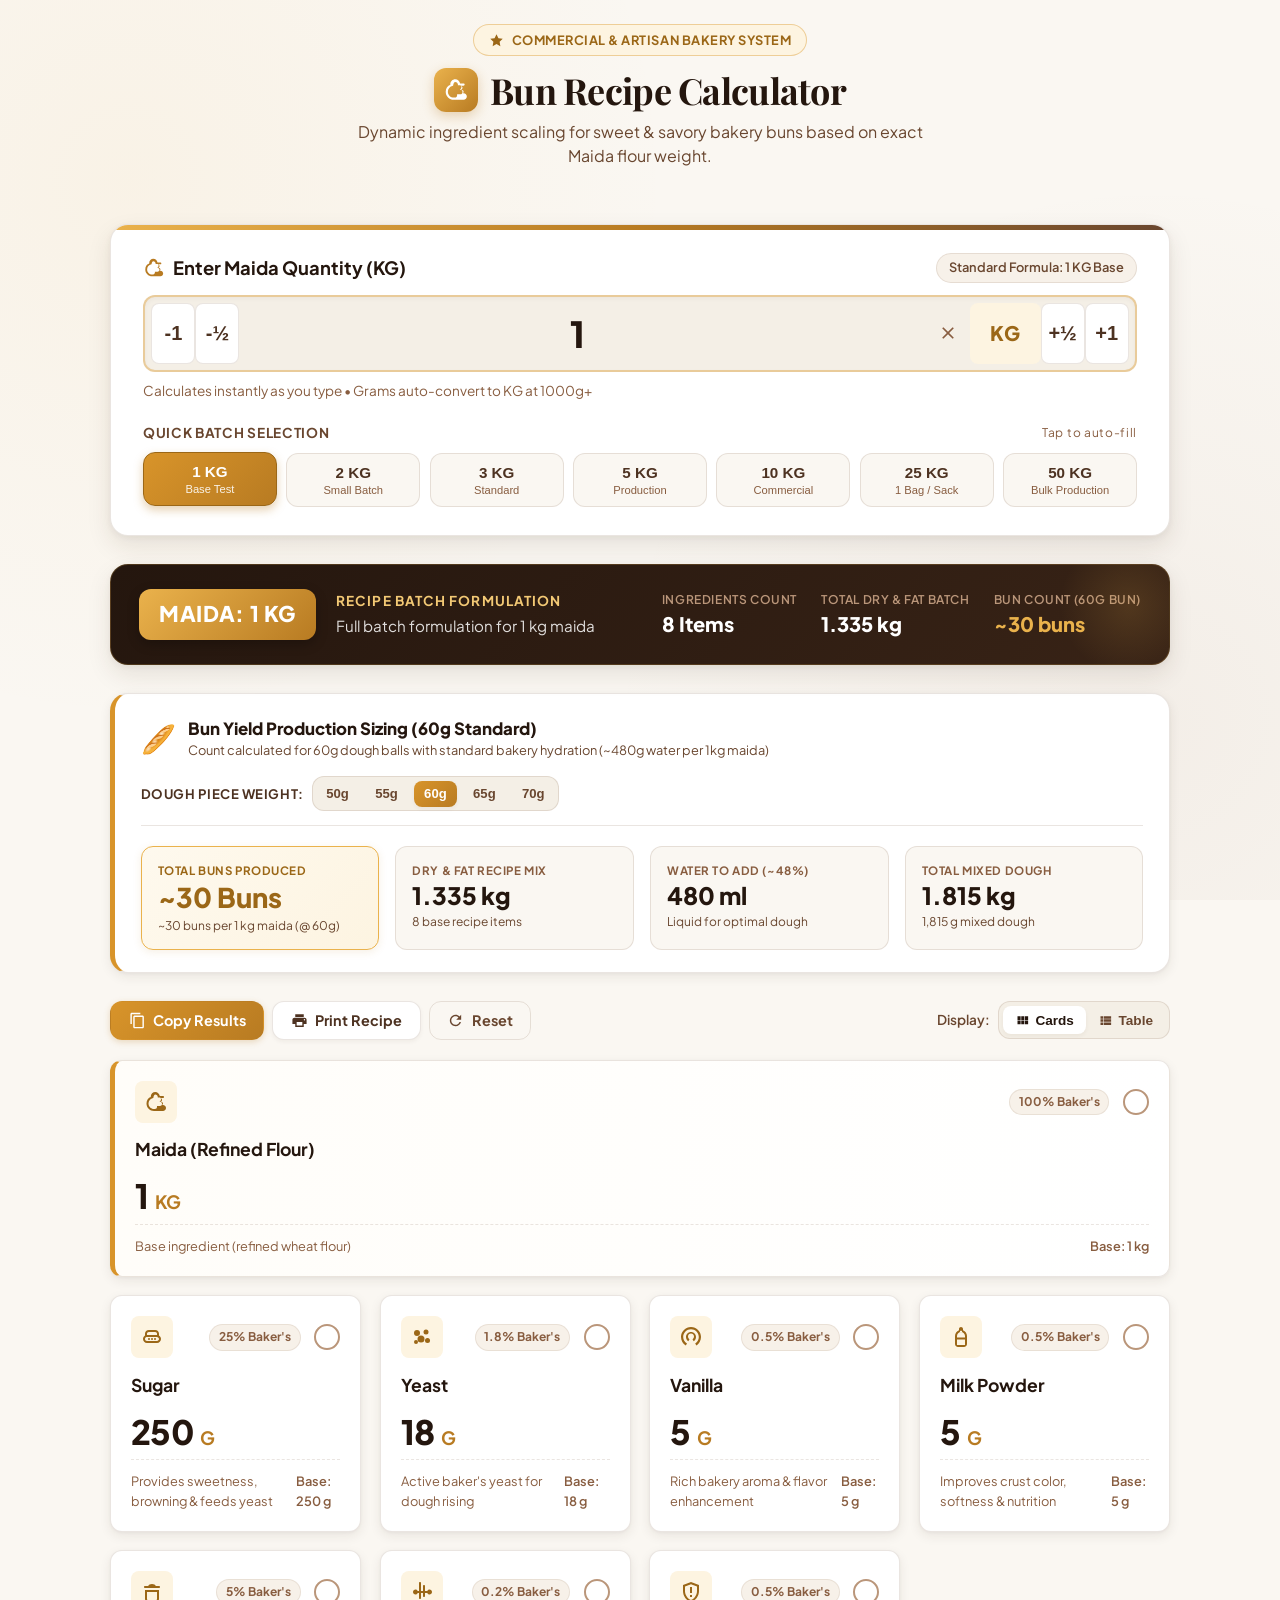
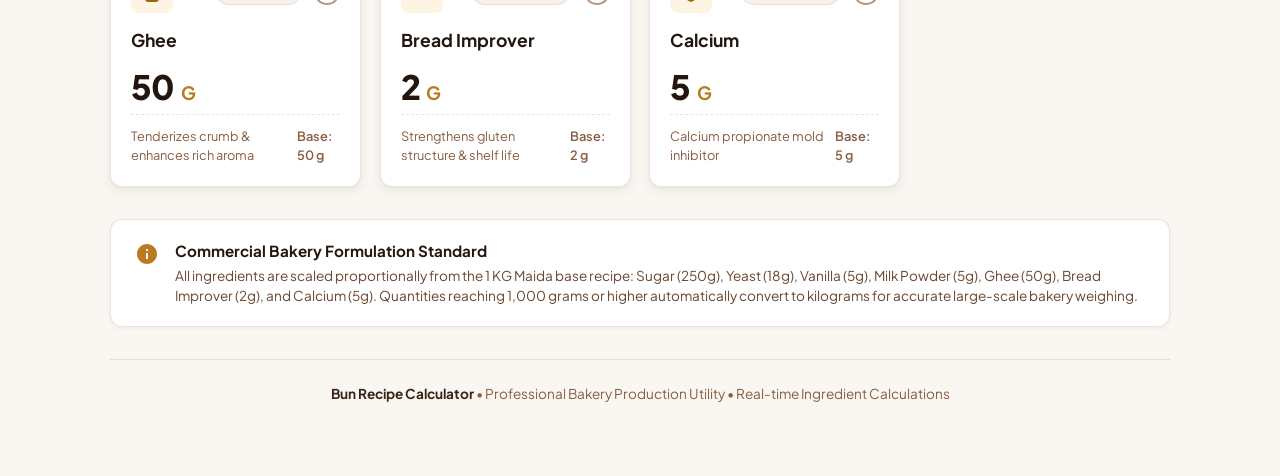
<file: index.html>
<!DOCTYPE html>
<html lang="en">
<head>
  <meta charset="UTF-8">
  <meta name="viewport" content="width=device-width, initial-scale=1.0, viewport-fit=cover">
  <title>Bun Recipe Calculator | Professional Bakery Batch Sizing</title>

  <!-- PWA Manifest -->
  <link rel="manifest" href="/manifest.json">

  <!-- SEO & Open Graph -->
  <meta name="description" content="Calculate the exact ingredient quantities for baking buns based on maida flour quantity. Real-time dynamic bakery batch calculations.">
  <meta name="keywords" content="bun recipe, bakery calculator, maida, bread recipe, ingredient calculator, bakery production">
  <meta property="og:title" content="Bun Recipe Calculator">
  <meta property="og:description" content="Professional bakery bun ingredient scaling tool. Enter Maida quantity and get exact recipe instantly.">
  <meta property="og:type" content="website">
  <meta property="og:url" content="https://bun-calc.vercel.app/">
  <meta property="og:image" content="https://bun-calc.vercel.app/icons/icon-512.png">
  <meta name="twitter:card" content="summary">
  <meta name="twitter:title" content="Bun Recipe Calculator">
  <meta name="twitter:description" content="Professional bakery bun ingredient calculator for commercial and artisan bakers.">
  <meta name="twitter:image" content="https://bun-calc.vercel.app/icons/icon-512.png">

  <!-- Theme & Mobile App -->
  <meta name="theme-color" content="#382316">
  <meta name="apple-mobile-web-app-capable" content="yes">
  <meta name="apple-mobile-web-app-status-bar-style" content="black-translucent">
  <meta name="apple-mobile-web-app-title" content="BUN CALC">
  <meta name="mobile-web-app-capable" content="yes">
  <meta name="application-name" content="BUN CALC">
  <meta name="msapplication-TileColor" content="#382316">
  <meta name="msapplication-TileImage" content="/icons/icon-192.png">

  <!-- Icons -->
  <link rel="icon" type="image/svg+xml" href="/icons/icon.svg">
  <link rel="icon" type="image/png" sizes="192x192" href="/icons/icon-192.png">
  <link rel="apple-touch-icon" sizes="192x192" href="/icons/icon-192.png">
  <link rel="apple-touch-icon" sizes="512x512" href="/icons/icon-512.png">

  <!-- Google Fonts: Playfair Display & Plus Jakarta Sans -->
  <link rel="preconnect" href="https://fonts.googleapis.com">
  <link rel="preconnect" href="https://fonts.gstatic.com" crossorigin>
  <link href="https://fonts.googleapis.com/css2?family=Playfair+Display:ital,wght@0,600;0,700;0,800;1,600&family=Plus+Jakarta+Sans:wght@400;500;600;700;800&display=swap" rel="stylesheet">

  <link rel="stylesheet" href="styles.css">
</head>
<body>

  <!-- Print Only Header -->
  <div class="print-only print-header">
    <div>
      <h1>Bun Recipe Calculator &bull; Production Batch Sheet</h1>
      <div class="print-meta">Commercial Bakery Formulation (1 KG Maida Base Standard)</div>
      <div class="print-meta" id="printBunCount">Single Bun Weight: 60g &bull; Est. Bun Yield: ~30 buns</div>
    </div>
    <div style="text-align: right;">
      <div class="print-meta" id="printDateTime">Date: --/--/----</div>
      <div class="print-meta">Status: Approved For Production</div>
    </div>
  </div>

  <div class="app-container">
    
    <!-- App Header -->
    <header class="app-header no-print">
      <div class="header-badge">
        <svg viewBox="0 0 24 24"><path d="M12 2L15.09 8.26L22 9.27L17 14.14L18.18 21.02L12 17.77L5.82 21.02L7 14.14L2 9.27L8.91 8.26L12 2Z"/></svg>
        Commercial & Artisan Bakery System
      </div>
      <div class="app-title-wrapper">
        <div class="bakery-icon-main" aria-hidden="true">
          <svg viewBox="0 0 24 24"><path d="M19 6h-3.18C15.4 3.84 13.55 2 11.27 2c-2.48 0-4.5 2.02-4.5 4.5 0 .2.02.39.05.58C4.33 7.82 2.5 10.36 2.5 13.5 2.5 17.64 5.86 21 10 21h9c1.66 0 3-1.34 3-3s-1.34-3-3-3h-1.5c.83 0 1.5-.67 1.5-1.5S18.33 12 17.5 12H16c1.1 0 2-.9 2-2s-.9-2-2-2h3c.55 0 1-.45 1-1s-.45-1-1-1zm-9 13c-3.03 0-5.5-2.47-5.5-5.5 0-2.47 1.63-4.56 3.92-5.26l.89-.27.17-.93c.17-.97.74-2.54 1.79-2.54 1.38 0 2.5 1.12 2.5 2.5v.5h2.23C16.57 7.7 17 8.5 17 9.5c0 .65-.3 1.23-.78 1.62l-.72.58.91.17c.97.18 1.59 1.05 1.59 2.13 0 1.1-.9 2-2 2h-3v1c0 1.1-.9 2-2 2H10z"/></svg>
        </div>
        <h1 class="app-title">Bun Recipe Calculator</h1>
      </div>
      <p class="app-subtitle">
        Dynamic ingredient scaling for sweet & savory bakery buns based on exact Maida flour weight.
      </p>
    </header>

    <!-- Main Calculator Hero Section -->
    <section class="calculator-hero" aria-label="Maida Flour Input Section">
      <div class="input-header">
        <label for="maidaInput" class="input-label">
          <svg viewBox="0 0 24 24"><path d="M19 6h-3.18C15.4 3.84 13.55 2 11.27 2c-2.48 0-4.5 2.02-4.5 4.5 0 .2.02.39.05.58C4.33 7.82 2.5 10.36 2.5 13.5 2.5 17.64 5.86 21 10 21h9c1.66 0 3-1.34 3-3s-1.34-3-3-3h-1.5c.83 0 1.5-.67 1.5-1.5S18.33 12 17.5 12H16c1.1 0 2-.9 2-2s-.9-2-2-2h3c.55 0 1-.45 1-1s-.45-1-1-1zm-9 13c-3.03 0-5.5-2.47-5.5-5.5 0-2.47 1.63-4.56 3.92-5.26l.89-.27.17-.93c.17-.97.74-2.54 1.79-2.54 1.38 0 2.5 1.12 2.5 2.5v.5h2.23C16.57 7.7 17 8.5 17 9.5c0 .65-.3 1.23-.78 1.62l-.72.58.91.17c.97.18 1.59 1.05 1.59 2.13 0 1.1-.9 2-2 2h-3v1c0 1.1-.9 2-2 2H10z"/></svg>
          Enter Maida Quantity (KG)
        </label>
        <div class="recipe-basis-badge">
          Standard Formula: 1 KG Base
        </div>
      </div>

      <!-- Large Primary Input Box -->
      <div class="primary-input-group">
        <button type="button" class="input-stepper-btn no-print" data-step="-1" title="Decrease 1 kg" aria-label="Decrease by 1 kilogram">-1</button>
        <button type="button" class="input-stepper-btn no-print" data-step="-0.5" title="Decrease 0.5 kg" aria-label="Decrease by 0.5 kilogram">-½</button>
        
        <input 
          type="number" 
          id="maidaInput" 
          class="maidaInput maida-input" 
          placeholder="e.g. 1, 3, 5, 25" 
          step="any" 
          min="0" 
          inputmode="decimal"
          autocomplete="off"
          aria-describedby="inputFeedback"
        >

        <button type="button" id="clearInputBtn" class="input-clear-btn no-print" title="Clear field" aria-label="Clear input">
          <svg viewBox="0 0 24 24"><path d="M19 6.41L17.59 5 12 10.59 6.41 5 5 6.41 10.59 12 5 17.59 6.41 19 12 13.41 17.59 19 19 17.59 13.41 12z"/></svg>
        </button>

        <div class="unit-tag">KG</div>

        <button type="button" class="input-stepper-btn no-print" data-step="0.5" title="Increase 0.5 kg" aria-label="Increase by 0.5 kilogram">+½</button>
        <button type="button" class="input-stepper-btn no-print" data-step="1" title="Increase 1 kg" aria-label="Increase by 1 kilogram">+1</button>
      </div>

      <!-- Live Feedback / Validation Note -->
      <div id="inputFeedback" class="input-feedback hint">
        Calculates instantly as you type &bull; Grams auto-convert to KG at 1000g+
      </div>

      <!-- Quick Selection Buttons -->
      <div class="presets-section no-print">
        <div class="presets-label">
          <span>Quick Batch Selection</span>
          <span style="font-weight: normal; font-size: 0.75rem; text-transform: none; color: var(--brown-500);">Tap to auto-fill</span>
        </div>
        <div class="presets-grid">
          <button type="button" class="preset-chip active" data-preset="1">
            <span>1 KG</span>
            <span class="preset-sub">Base Test</span>
          </button>
          <button type="button" class="preset-chip" data-preset="2">
            <span>2 KG</span>
            <span class="preset-sub">Small Batch</span>
          </button>
          <button type="button" class="preset-chip" data-preset="3">
            <span>3 KG</span>
            <span class="preset-sub">Standard</span>
          </button>
          <button type="button" class="preset-chip" data-preset="5">
            <span>5 KG</span>
            <span class="preset-sub">Production</span>
          </button>
          <button type="button" class="preset-chip" data-preset="10">
            <span>10 KG</span>
            <span class="preset-sub">Commercial</span>
          </button>
          <button type="button" class="preset-chip" data-preset="25">
            <span>25 KG</span>
            <span class="preset-sub">1 Bag / Sack</span>
          </button>
          <button type="button" class="preset-chip" data-preset="50">
            <span>50 KG</span>
            <span class="preset-sub">Bulk Production</span>
          </button>
        </div>
      </div>
    </section>

    <!-- Prominent Total Recipe Display Banner -->
    <section class="recipe-summary-banner" aria-label="Batch Summary Banner">
      <div class="summary-main">
        <div id="summaryMaidaBadge" class="summary-pill-maida">
          MAIDA: 1 KG
        </div>
        <div class="summary-details">
          <span class="summary-title">Recipe Batch Formulation</span>
          <span id="summaryMaidaText" class="summary-desc">Full batch formulation for 1 kg maida</span>
        </div>
      </div>

      <div class="summary-stats">
        <div class="stat-item">
          <span class="stat-label">Ingredients Count</span>
          <span class="stat-value">8 Items</span>
        </div>
        <div class="stat-item">
          <span class="stat-label">Total Dry & Fat Batch</span>
          <span id="summaryTotalBatchWeight" class="stat-value">1.335 kg</span>
        </div>
        <div class="stat-item">
          <span class="stat-label">Bun Count (60g Bun)</span>
          <span id="summaryEstBuns" class="stat-value gold">~30 buns</span>
        </div>
      </div>
    </section>

    <!-- Bun Production & Yield Sizing Card (60g Standard) -->
    <section class="bun-yield-card no-print" aria-label="Bun Yield Production Calculator">
      <div class="bun-yield-header">
        <div class="yield-title-group">
          <div class="yield-icon">🥖</div>
          <div>
            <h3 class="yield-title">Bun Yield Production Sizing (60g Standard)</h3>
            <p class="yield-subtitle">Count calculated for 60g dough balls with standard bakery hydration (~480g water per 1kg maida)</p>
          </div>
        </div>
        <div class="bun-weight-control">
          <span class="weight-label">Dough Piece Weight:</span>
          <div class="weight-pills">
            <button type="button" class="weight-pill" data-weight="50">50g</button>
            <button type="button" class="weight-pill" data-weight="55">55g</button>
            <button type="button" class="weight-pill active" data-weight="60">60g</button>
            <button type="button" class="weight-pill" data-weight="65">65g</button>
            <button type="button" class="weight-pill" data-weight="70">70g</button>
          </div>
        </div>
      </div>

      <div class="bun-yield-stats-row">
        <div class="yield-stat-box highlight">
          <span class="box-label">Total Buns Produced</span>
          <span id="detailBunCount" class="box-value">~30 Buns</span>
          <span id="detailBunRate" class="box-sub">~30 buns per 1 kg maida</span>
        </div>
        <div class="yield-stat-box">
          <span class="box-label">Dry & Fat Recipe Mix</span>
          <span id="detailDryMix" class="box-value">1.335 kg</span>
          <span class="box-sub">8 base recipe items</span>
        </div>
        <div class="yield-stat-box">
          <span class="box-label">Water to Add (~48%)</span>
          <span id="detailWater" class="box-value">480 ml</span>
          <span class="box-sub">Liquid for optimal dough</span>
        </div>
        <div class="yield-stat-box">
          <span class="box-label">Total Mixed Dough</span>
          <span id="detailTotalDough" class="box-value">1.815 kg</span>
          <span id="detailDoughGrams" class="box-sub">1,815 g total dough weight</span>
        </div>
      </div>
    </section>

    <!-- Toolbar: Actions & View Switcher -->
    <div class="calculator-toolbar no-print">
      <div class="action-buttons-group">
        <button type="button" id="copyBtn" class="btn btn-primary" title="Copy full ingredient list to clipboard (Alt+C)">
          <svg viewBox="0 0 24 24"><path d="M16 1H4c-1.1 0-2 .9-2 2v14h2V3h12V1zm3 4H8c-1.1 0-2 .9-2 2v14c0 1.1.9 2 2 2h11c1.1 0 2-.9 2-2V7c0-1.1-.9-2-2-2zm0 16H8V7h11v14z"/></svg>
          Copy Results
        </button>

        <button type="button" id="printBtn" class="btn btn-secondary" title="Print clean recipe sheet (Alt+P)">
          <svg viewBox="0 0 24 24"><path d="M19 8H5c-1.66 0-3 1.34-3 3v6h4v4h12v-4h4v-6c0-1.66-1.34-3-3-3zm-3 11H8v-5h8v5zm3-7c-.55 0-1-.45-1-1s.45-1 1-1 1 .45 1 1-.45 1-1 1zm-1-9H6v4h12V3z"/></svg>
          Print Recipe
        </button>

        <button type="button" id="resetBtn" class="btn btn-outline" title="Reset calculator (Alt+R)">
          <svg viewBox="0 0 24 24"><path d="M17.65 6.35C16.2 4.9 14.21 4 12 4c-4.42 0-7.99 3.58-7.99 8s3.57 8 7.99 8c3.73 0 6.84-2.55 7.73-6h-2.08c-.82 2.33-3.04 4-5.65 4-3.31 0-6-2.69-6-6s2.69-6 6-6c1.66 0 3.14.69 4.22 1.78L13 11h7V4l-2.35 2.35z"/></svg>
          Reset
        </button>
      </div>

      <div class="view-controls">
        <span style="font-size: 0.85rem; font-weight: 600; color: var(--brown-600);">Display:</span>
        <div class="view-toggle">
          <button type="button" id="viewToggleCards" class="view-toggle-btn active" title="Cards grid layout">
            <svg viewBox="0 0 24 24"><path d="M4 11h5V5H4v6zm0 7h5v-6H4v6zm6 0h5v-6h-5v6zm6 0h5v-6h-5v6zm-6-7h5V5h-5v6zm6-6v6h5V5h-5z"/></svg>
            Cards
          </button>
          <button type="button" id="viewToggleTable" class="view-toggle-btn" title="Compact production table">
            <svg viewBox="0 0 24 24"><path d="M4 14h4v-4H4v4zm0 5h4v-4H4v4zM4 9h4V5H4v4zm5 5h12v-4H9v4zm0 5h12v-4H9v4zM9 5v4h12V5H9z"/></svg>
            Table
          </button>
        </div>
      </div>
    </div>

    <!-- Live Ingredient Output: Cards View -->
    <main id="ingredientsGrid" class="ingredients-grid" aria-label="Calculated Ingredients Cards">
      <!-- Dynamically filled by app.js -->
    </main>

    <!-- Live Ingredient Output: Table View (Hidden by default, shown when selected or printing) -->
    <div id="tableViewWrapper" class="ingredients-table-wrapper" style="display: none;" aria-label="Calculated Ingredients Table">
      <table class="ingredients-table">
        <thead>
          <tr>
            <th>#</th>
            <th>Ingredient Name</th>
            <th>Calculated Quantity</th>
            <th>Baker's %</th>
            <th class="print-checkbox-col">Weighed</th>
          </tr>
        </thead>
        <tbody id="ingredientsTableBody">
          <!-- Dynamically filled by app.js -->
        </tbody>
      </table>
    </div>

    <!-- Print Only Footer Sign-off -->
    <div class="print-only print-footer-sign">
      <div>
        <strong>Prepared By:</strong> ________________________
      </div>
      <div>
        <strong>Head Baker Approval:</strong> ________________________
      </div>
      <div>
        <strong>Batch No:</strong> ______________
      </div>
    </div>

    <!-- Bakery Tips & Reference Card -->
    <section class="bakery-tips-card no-print">
      <div class="tips-icon">
        <svg viewBox="0 0 24 24"><path d="M12 2C6.48 2 2 6.48 2 12s4.48 10 10 10 10-4.48 10-10S17.52 2 12 2zm1 15h-2v-6h2v6zm0-8h-2V7h2v2z"/></svg>
      </div>
      <div class="tips-content">
        <h4>Commercial Bakery Formulation Standard</h4>
        <p>
          All ingredients are scaled proportionally from the 1 KG Maida base recipe: Sugar (250g), Yeast (18g), Vanilla (5g), Milk Powder (5g), Ghee (50g), Bread Improver (2g), and Calcium (5g). Quantities reaching 1,000 grams or higher automatically convert to kilograms for accurate large-scale bakery weighing.
        </p>
      </div>
    </section>

    <!-- App Footer -->
    <footer class="app-footer no-print">
      <p>
        <strong>Bun Recipe Calculator</strong> &bull; Professional Bakery Production Utility &bull; Real-time Ingredient Calculations
      </p>
    </footer>

  </div>

  <!-- Toast Notification Container -->
  <div id="toastContainer" class="toast-container" aria-live="polite"></div>

  <!-- PWA Install Banner -->
  <div id="installBanner" class="install-banner" style="display:none;">
    <div class="install-banner-content">
      <span class="install-icon">🍞</span>
      <div class="install-text">
        <strong>Add to Home Screen</strong>
        <span>Install Bun Calc for quick offline access</span>
      </div>
    </div>
    <div class="install-actions">
      <button id="installBtn" class="btn btn-primary" style="font-size:0.82rem; padding:0.45rem 0.9rem;">Install App</button>
      <button id="dismissInstall" class="btn btn-outline" style="font-size:0.82rem; padding:0.45rem 0.6rem;">✕</button>
    </div>
  </div>

  <script src="app.js"></script>

  <!-- Service Worker & PWA Init -->
  <script>
    // Register service worker for offline support
    if ('serviceWorker' in navigator) {
      window.addEventListener('load', () => {
        navigator.serviceWorker.register('/sw.js').catch(() => {});
      });
    }

    // Handle URL query param: ?q=25 → prefill 25 kg
    (function() {
      const params = new URLSearchParams(window.location.search);
      const q = params.get('q');
      if (q && !isNaN(parseFloat(q)) && parseFloat(q) > 0) {
        window.addEventListener('DOMContentLoaded', () => {
          const input = document.getElementById('maidaInput');
          if (input) {
            input.value = parseFloat(q);
            input.dispatchEvent(new Event('input'));
          }
        });
      }
    })();

    // PWA Install Prompt
    let deferredPrompt;
    const installBanner = document.getElementById('installBanner');
    const installBtn = document.getElementById('installBtn');
    const dismissInstall = document.getElementById('dismissInstall');

    window.addEventListener('beforeinstallprompt', (e) => {
      e.preventDefault();
      deferredPrompt = e;
      if (!sessionStorage.getItem('installDismissed')) {
        setTimeout(() => { if (installBanner) installBanner.style.display = 'flex'; }, 2500);
      }
    });

    if (installBtn) {
      installBtn.addEventListener('click', async () => {
        if (deferredPrompt) {
          deferredPrompt.prompt();
          const { outcome } = await deferredPrompt.userChoice;
          deferredPrompt = null;
          installBanner.style.display = 'none';
        }
      });
    }

    if (dismissInstall) {
      dismissInstall.addEventListener('click', () => {
        installBanner.style.display = 'none';
        sessionStorage.setItem('installDismissed', '1');
      });
    }

    window.addEventListener('appinstalled', () => {
      installBanner.style.display = 'none';
      deferredPrompt = null;
    });
  </script>
</body>
</html>
</file>
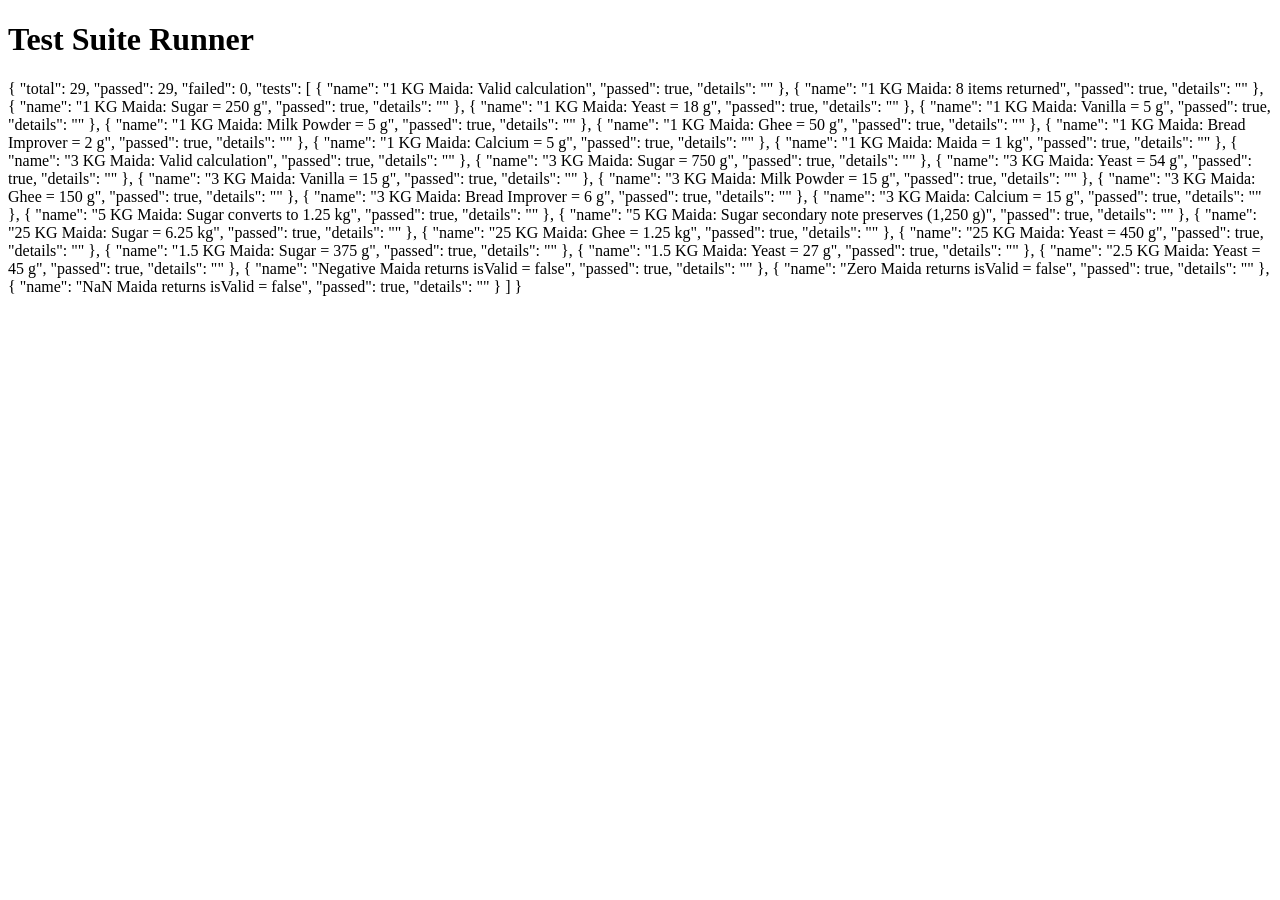
<file: test.html>
<!DOCTYPE html>
<html>
<head>
  <meta charset="utf-8">
  <title>Bun Recipe Calculator Test Suite</title>
</head>
<body>
  <h1>Test Suite Runner</h1>
  <div id="results"></div>

  <script src="app.js"></script>
  <script>
    const tests = [];
    function assert(name, condition, details = '') {
      tests.push({ name, passed: !!condition, details });
    }

    // Test 1: Base Recipe for 1 KG Maida
    const r1 = calculateRecipe(1);
    assert('1 KG Maida: Valid calculation', r1.isValid);
    assert('1 KG Maida: 8 items returned', r1.items.length === 8);
    
    const sugar1 = r1.items.find(i => i.id === 'sugar');
    const yeast1 = r1.items.find(i => i.id === 'yeast');
    const vanilla1 = r1.items.find(i => i.id === 'vanilla');
    const milk1 = r1.items.find(i => i.id === 'milk_powder');
    const ghee1 = r1.items.find(i => i.id === 'ghee');
    const improver1 = r1.items.find(i => i.id === 'bread_improver');
    const calcium1 = r1.items.find(i => i.id === 'calcium');
    const maida1 = r1.items.find(i => i.id === 'maida');

    assert('1 KG Maida: Sugar = 250 g', sugar1.displayAmount === 250 && sugar1.displayUnit === 'g');
    assert('1 KG Maida: Yeast = 18 g', yeast1.displayAmount === 18 && yeast1.displayUnit === 'g');
    assert('1 KG Maida: Vanilla = 5 g', vanilla1.displayAmount === 5 && vanilla1.displayUnit === 'g');
    assert('1 KG Maida: Milk Powder = 5 g', milk1.displayAmount === 5 && milk1.displayUnit === 'g');
    assert('1 KG Maida: Ghee = 50 g', ghee1.displayAmount === 50 && ghee1.displayUnit === 'g');
    assert('1 KG Maida: Bread Improver = 2 g', improver1.displayAmount === 2 && improver1.displayUnit === 'g');
    assert('1 KG Maida: Calcium = 5 g', calcium1.displayAmount === 5 && calcium1.displayUnit === 'g');
    assert('1 KG Maida: Maida = 1 kg', maida1.displayAmount === 1 && maida1.displayUnit === 'kg');

    // Test 2: User Prompt Explicit Requirement: 3 KG Maida
    // Sugar: 750 g, Yeast: 54 g, Vanilla: 15 g, Milk Powder: 15 g, Ghee: 150 g, Bread Improver: 6 g, Calcium: 15 g
    const r3 = calculateRecipe(3);
    assert('3 KG Maida: Valid calculation', r3.isValid);
    const sugar3 = r3.items.find(i => i.id === 'sugar');
    const yeast3 = r3.items.find(i => i.id === 'yeast');
    const vanilla3 = r3.items.find(i => i.id === 'vanilla');
    const milk3 = r3.items.find(i => i.id === 'milk_powder');
    const ghee3 = r3.items.find(i => i.id === 'ghee');
    const improver3 = r3.items.find(i => i.id === 'bread_improver');
    const calcium3 = r3.items.find(i => i.id === 'calcium');

    assert('3 KG Maida: Sugar = 750 g', sugar3.displayAmount === 750 && sugar3.displayUnit === 'g');
    assert('3 KG Maida: Yeast = 54 g', yeast3.displayAmount === 54 && yeast3.displayUnit === 'g');
    assert('3 KG Maida: Vanilla = 15 g', vanilla3.displayAmount === 15 && vanilla3.displayUnit === 'g');
    assert('3 KG Maida: Milk Powder = 15 g', milk3.displayAmount === 15 && milk3.displayUnit === 'g');
    assert('3 KG Maida: Ghee = 150 g', ghee3.displayAmount === 150 && ghee3.displayUnit === 'g');
    assert('3 KG Maida: Bread Improver = 6 g', improver3.displayAmount === 6 && improver3.displayUnit === 'g');
    assert('3 KG Maida: Calcium = 15 g', calcium3.displayAmount === 15 && calcium3.displayUnit === 'g');

    // Test 3: Auto conversion from grams to kilograms at 1000g+
    // 5 KG Maida: Sugar is 5 * 250 = 1250 g -> 1.25 kg
    const r5 = calculateRecipe(5);
    const sugar5 = r5.items.find(i => i.id === 'sugar');
    assert('5 KG Maida: Sugar converts to 1.25 kg', sugar5.displayAmount === 1.25 && sugar5.displayUnit === 'kg' && sugar5.isConvertedToKg);
    assert('5 KG Maida: Sugar secondary note preserves (1,250 g)', sugar5.secondaryNote.includes('1,250 g'));

    // Test 4: Large commercial 25 KG bag
    // Sugar = 25 * 250 = 6250 g -> 6.25 kg
    // Ghee = 25 * 50 = 1250 g -> 1.25 kg
    // Yeast = 25 * 18 = 450 g
    const r25 = calculateRecipe(25);
    const sugar25 = r25.items.find(i => i.id === 'sugar');
    const ghee25 = r25.items.find(i => i.id === 'ghee');
    const yeast25 = r25.items.find(i => i.id === 'yeast');
    assert('25 KG Maida: Sugar = 6.25 kg', sugar25.displayAmount === 6.25 && sugar25.displayUnit === 'kg');
    assert('25 KG Maida: Ghee = 1.25 kg', ghee25.displayAmount === 1.25 && ghee25.displayUnit === 'kg');
    assert('25 KG Maida: Yeast = 450 g', yeast25.displayAmount === 450 && yeast25.displayUnit === 'g');

    // Test 5: Decimal input support (1.5 kg, 2.5 kg, 7.5 kg)
    const r1_5 = calculateRecipe(1.5);
    const sugar1_5 = r1_5.items.find(i => i.id === 'sugar');
    const yeast1_5 = r1_5.items.find(i => i.id === 'yeast');
    assert('1.5 KG Maida: Sugar = 375 g', sugar1_5.displayAmount === 375 && sugar1_5.displayUnit === 'g');
    assert('1.5 KG Maida: Yeast = 27 g', yeast1_5.displayAmount === 27 && yeast1_5.displayUnit === 'g');

    const r2_5 = calculateRecipe(2.5);
    const yeast2_5 = r2_5.items.find(i => i.id === 'yeast');
    assert('2.5 KG Maida: Yeast = 45 g', yeast2_5.displayAmount === 45 && yeast2_5.displayUnit === 'g');

    // Test 6: Invalid and negative inputs
    const rNeg = calculateRecipe(-5);
    assert('Negative Maida returns isValid = false', !rNeg.isValid);

    const rZero = calculateRecipe(0);
    assert('Zero Maida returns isValid = false', !rZero.isValid);

    const rNaN = calculateRecipe(NaN);
    assert('NaN Maida returns isValid = false', !rNaN.isValid);

    // Summary output for test runner
    const allPassed = tests.every(t => t.passed);
    const summary = {
      total: tests.length,
      passed: tests.filter(t => t.passed).length,
      failed: tests.filter(t => !t.passed).length,
      tests: tests
    };

    document.getElementById('results').textContent = JSON.stringify(summary, null, 2);
    console.log('TEST RESULTS:', summary);
  </script>
</body>
</html>
</file>
<file: styles.css>
/* ==========================================================================
   Bun Recipe Calculator - Professional Bakery Theme Stylesheet
   Palette: Warm Cream, Artisan Rich Brown, Warm Golden/Honey
   ========================================================================== */

:root {
  /* Bakery Warm Palette */
  --bg-cream: #FAF7F2;
  --bg-cream-alt: #F4EFE6;
  --bg-surface: #FFFFFF;
  --bg-card: #FFFFFF;
  --bg-card-hover: #FFFDF9;
  
  --brown-900: #24160E;
  --brown-800: #382316;
  --brown-700: #4D3221;
  --brown-600: #69462F;
  --brown-500: #885D40;
  --brown-300: #BA967A;
  --brown-100: #EADBC8;
  --brown-50:  #F7F1E9;

  --gold-700: #9B6717;
  --gold-600: #B87B22;
  --gold-500: #D8942A;
  --gold-400: #EAB24C;
  --gold-300: #F3C975;
  --gold-100: #FDF4E1;
  --gold-50:  #FEF9EE;

  --accent-red: #C53929;
  --accent-green: #2E7D32;
  --accent-green-bg: #E8F5E9;
  --accent-green-border: #A5D6A7;

  /* Typography */
  --font-serif: "Playfair Display", Georgia, "Times New Roman", serif;
  --font-sans: "Plus Jakarta Sans", -apple-system, BlinkMacSystemFont, "Segoe UI", Roboto, Oxygen, Ubuntu, Cantarell, sans-serif;
  --font-mono: "JetBrains Mono", Consolas, "Courier New", monospace;

  /* Shadows */
  --shadow-sm: 0 2px 4px rgba(56, 35, 22, 0.05);
  --shadow-md: 0 4px 12px rgba(56, 35, 22, 0.08), 0 1px 3px rgba(56, 35, 22, 0.04);
  --shadow-lg: 0 10px 25px rgba(56, 35, 22, 0.10), 0 2px 6px rgba(56, 35, 22, 0.05);
  --shadow-xl: 0 20px 40px rgba(56, 35, 22, 0.12), 0 4px 12px rgba(56, 35, 22, 0.06);

  /* Borders & Radius */
  --radius-sm: 8px;
  --radius-md: 12px;
  --radius-lg: 18px;
  --radius-full: 9999px;
  --border-color: rgba(105, 70, 47, 0.14);
  --border-gold: rgba(216, 148, 42, 0.4);
}

/* Base Resets */
*, *::before, *::after {
  box-sizing: border-box;
  margin: 0;
  padding: 0;
}

body {
  font-family: var(--font-sans);
  background-color: var(--bg-cream);
  color: var(--brown-800);
  line-height: 1.5;
  min-height: 100vh;
  display: flex;
  flex-direction: column;
  background-image: 
    radial-gradient(circle at 10% 20%, rgba(234, 178, 76, 0.07) 0%, transparent 40%),
    radial-gradient(circle at 90% 80%, rgba(136, 93, 64, 0.06) 0%, transparent 40%);
  background-attachment: fixed;
  -webkit-font-smoothing: antialiased;
  -moz-osx-font-smoothing: grayscale;
}

/* Container */
.app-container {
  max-width: 1100px;
  margin: 0 auto;
  padding: 1.5rem 1.25rem 3rem;
  width: 100%;
  flex: 1;
}

/* Header Section */
.app-header {
  text-align: center;
  margin-bottom: 2rem;
  padding-bottom: 1.5rem;
  position: relative;
}

.header-badge {
  display: inline-flex;
  align-items: center;
  gap: 0.5rem;
  background: var(--gold-100);
  color: var(--gold-700);
  border: 1px solid var(--border-gold);
  padding: 0.35rem 0.9rem;
  border-radius: var(--radius-full);
  font-size: 0.8rem;
  font-weight: 700;
  letter-spacing: 0.04em;
  text-transform: uppercase;
  margin-bottom: 0.75rem;
}

.header-badge svg {
  width: 15px;
  height: 15px;
  fill: currentColor;
}

.app-title-wrapper {
  display: flex;
  align-items: center;
  justify-content: center;
  gap: 0.75rem;
  margin-bottom: 0.5rem;
}

.bakery-icon-main {
  width: 44px;
  height: 44px;
  background: linear-gradient(135deg, var(--gold-400), var(--gold-600));
  border-radius: 12px;
  display: flex;
  align-items: center;
  justify-content: center;
  color: white;
  box-shadow: 0 4px 12px rgba(184, 123, 34, 0.3);
  flex-shrink: 0;
}

.bakery-icon-main svg {
  width: 26px;
  height: 26px;
  fill: currentColor;
}

.app-title {
  font-family: var(--font-serif);
  font-size: 2.25rem;
  font-weight: 700;
  color: var(--brown-900);
  letter-spacing: -0.02em;
  line-height: 1.15;
}

.app-subtitle {
  color: var(--brown-600);
  font-size: 1rem;
  max-width: 580px;
  margin: 0 auto;
  font-weight: 400;
}

/* Calculator Hero Input Card */
.calculator-hero {
  background: var(--bg-surface);
  border-radius: var(--radius-lg);
  border: 1px solid var(--border-color);
  box-shadow: var(--shadow-lg);
  padding: 1.75rem 2rem;
  margin-bottom: 1.75rem;
  position: relative;
  overflow: hidden;
}

.calculator-hero::before {
  content: "";
  position: absolute;
  top: 0;
  left: 0;
  right: 0;
  height: 5px;
  background: linear-gradient(90deg, var(--gold-400), var(--gold-600), var(--brown-600));
}

.input-header {
  display: flex;
  justify-content: space-between;
  align-items: center;
  margin-bottom: 0.75rem;
  flex-wrap: wrap;
  gap: 0.5rem;
}

.input-label {
  font-size: 1.15rem;
  font-weight: 700;
  color: var(--brown-900);
  display: flex;
  align-items: center;
  gap: 0.5rem;
}

.input-label svg {
  width: 22px;
  height: 22px;
  fill: var(--gold-600);
}

.recipe-basis-badge {
  font-size: 0.8rem;
  color: var(--brown-600);
  background: var(--brown-50);
  padding: 0.25rem 0.75rem;
  border-radius: var(--radius-full);
  border: 1px solid rgba(105, 70, 47, 0.12);
  font-weight: 600;
}

/* Primary Big Input Field Wrapper */
.primary-input-group {
  display: flex;
  align-items: stretch;
  background: var(--bg-cream-alt);
  border: 2px solid var(--border-gold);
  border-radius: var(--radius-md);
  padding: 0.4rem;
  transition: all 0.2s ease;
  box-shadow: inset 0 2px 4px rgba(56, 35, 22, 0.04);
}

.primary-input-group:focus-within {
  border-color: var(--gold-600);
  background: #FFFFFF;
  box-shadow: 0 0 0 4px rgba(216, 148, 42, 0.2), inset 0 1px 2px rgba(0, 0, 0, 0.04);
}

.input-stepper-btn {
  background: var(--bg-surface);
  border: 1px solid var(--border-color);
  color: var(--brown-700);
  width: 44px;
  border-radius: var(--radius-sm);
  font-size: 1.25rem;
  font-weight: 700;
  display: flex;
  align-items: center;
  justify-content: center;
  cursor: pointer;
  transition: all 0.15s ease;
  user-select: none;
}

.input-stepper-btn:hover {
  background: var(--gold-100);
  color: var(--gold-700);
  border-color: var(--gold-400);
}

.input-stepper-btn:active {
  transform: scale(0.96);
}

.maida-input {
  flex: 1;
  border: none;
  background: transparent;
  padding: 0.5rem 1rem;
  font-size: 2.25rem;
  font-weight: 800;
  color: var(--brown-900);
  font-family: var(--font-sans);
  text-align: center;
  min-width: 0;
  outline: none;
}

.maida-input::placeholder {
  color: var(--brown-300);
  font-weight: 400;
  opacity: 0.6;
}

.unit-tag {
  display: flex;
  align-items: center;
  padding: 0 1.25rem;
  font-size: 1.25rem;
  font-weight: 800;
  color: var(--gold-700);
  background: var(--gold-100);
  border-radius: var(--radius-sm);
  margin-left: 0.25rem;
  user-select: none;
  letter-spacing: 0.05em;
}

/* Clear Input Button */
.input-clear-btn {
  background: none;
  border: none;
  color: var(--brown-500);
  cursor: pointer;
  padding: 0 0.5rem;
  display: flex;
  align-items: center;
  justify-content: center;
  border-radius: var(--radius-sm);
  transition: all 0.15s ease;
}

.input-clear-btn:hover {
  color: var(--accent-red);
}

.input-clear-btn svg {
  width: 20px;
  height: 20px;
  fill: currentColor;
}

/* Validation Hint */
.input-feedback {
  min-height: 1.4rem;
  margin-top: 0.5rem;
  font-size: 0.85rem;
  display: flex;
  align-items: center;
  gap: 0.4rem;
}

.input-feedback.error {
  color: var(--accent-red);
  font-weight: 600;
}

.input-feedback.hint {
  color: var(--brown-500);
}

/* Quick Selection Presets */
.presets-section {
  margin-top: 1.25rem;
}

.presets-label {
  font-size: 0.85rem;
  font-weight: 700;
  color: var(--brown-600);
  text-transform: uppercase;
  letter-spacing: 0.05em;
  margin-bottom: 0.6rem;
  display: flex;
  align-items: center;
  justify-content: space-between;
}

.presets-grid {
  display: grid;
  grid-template-columns: repeat(auto-fit, minmax(80px, 1fr));
  gap: 0.6rem;
}

.preset-chip {
  background: var(--bg-cream);
  border: 1px solid var(--border-color);
  color: var(--brown-700);
  padding: 0.65rem 0.5rem;
  border-radius: var(--radius-md);
  font-size: 0.95rem;
  font-weight: 700;
  cursor: pointer;
  transition: all 0.18s cubic-bezier(0.4, 0, 0.2, 1);
  display: flex;
  flex-direction: column;
  align-items: center;
  justify-content: center;
  gap: 0.15rem;
  user-select: none;
}

.preset-chip .preset-sub {
  font-size: 0.7rem;
  font-weight: 500;
  color: var(--brown-500);
}

.preset-chip:hover {
  background: var(--gold-100);
  border-color: var(--gold-400);
  color: var(--gold-700);
  transform: translateY(-2px);
  box-shadow: var(--shadow-sm);
}

.preset-chip.active {
  background: linear-gradient(135deg, var(--gold-500), var(--gold-600));
  border-color: var(--gold-700);
  color: #FFFFFF;
  box-shadow: 0 4px 10px rgba(184, 123, 34, 0.35);
  transform: translateY(-1px);
}

.preset-chip.active .preset-sub {
  color: rgba(255, 255, 255, 0.9);
}

/* Total Recipe Prominent Display Banner */
.recipe-summary-banner {
  background: linear-gradient(135deg, var(--brown-900) 0%, var(--brown-800) 100%);
  color: #FFFFFF;
  border-radius: var(--radius-lg);
  padding: 1.5rem 1.75rem;
  margin-bottom: 1.75rem;
  box-shadow: var(--shadow-lg);
  border: 1px solid rgba(234, 178, 76, 0.2);
  display: flex;
  align-items: center;
  justify-content: space-between;
  flex-wrap: wrap;
  gap: 1.25rem;
  position: relative;
  overflow: hidden;
}

.recipe-summary-banner::after {
  content: "";
  position: absolute;
  right: -30px;
  top: -30px;
  width: 140px;
  height: 140px;
  background: radial-gradient(circle, rgba(234, 178, 76, 0.15) 0%, transparent 70%);
  pointer-events: none;
}

.summary-main {
  display: flex;
  align-items: center;
  gap: 1.25rem;
}

.summary-pill-maida {
  background: linear-gradient(135deg, var(--gold-400), var(--gold-600));
  color: #FFFFFF;
  padding: 0.6rem 1.25rem;
  border-radius: var(--radius-md);
  font-family: var(--font-sans);
  font-weight: 800;
  font-size: 1.35rem;
  letter-spacing: 0.03em;
  display: inline-flex;
  align-items: center;
  gap: 0.6rem;
  box-shadow: 0 4px 12px rgba(0, 0, 0, 0.25);
  text-transform: uppercase;
}

.summary-details {
  display: flex;
  flex-direction: column;
  gap: 0.2rem;
}

.summary-title {
  font-size: 0.85rem;
  text-transform: uppercase;
  letter-spacing: 0.08em;
  color: var(--gold-300);
  font-weight: 700;
}

.summary-desc {
  font-size: 0.95rem;
  color: rgba(255, 255, 255, 0.85);
}

.summary-stats {
  display: flex;
  align-items: center;
  gap: 1.5rem;
  flex-wrap: wrap;
}

.stat-item {
  display: flex;
  flex-direction: column;
}

.stat-label {
  font-size: 0.75rem;
  color: var(--brown-300);
  text-transform: uppercase;
  letter-spacing: 0.05em;
  font-weight: 600;
}

.stat-value {
  font-size: 1.25rem;
  font-weight: 800;
  color: #FFFFFF;
  font-family: var(--font-sans);
}

.stat-value.gold {
  color: var(--gold-400);
}

/* Bun Yield Production Sizing Card */
.bun-yield-card {
  background: var(--bg-surface);
  border: 1px solid var(--border-color);
  border-radius: var(--radius-lg);
  padding: 1.35rem 1.6rem;
  margin-bottom: 1.75rem;
  box-shadow: var(--shadow-md);
  border-left: 5px solid var(--gold-500);
}

.bun-yield-header {
  display: flex;
  justify-content: space-between;
  align-items: center;
  flex-wrap: wrap;
  gap: 1rem;
  margin-bottom: 1.25rem;
  padding-bottom: 0.9rem;
  border-bottom: 1px solid var(--border-color);
}

.yield-title-group {
  display: flex;
  align-items: center;
  gap: 0.75rem;
}

.yield-icon {
  font-size: 1.75rem;
  line-height: 1;
}

.yield-title {
  font-size: 1.05rem;
  font-weight: 800;
  color: var(--brown-900);
}

.yield-subtitle {
  font-size: 0.8rem;
  color: var(--brown-600);
}

.bun-weight-control {
  display: flex;
  align-items: center;
  gap: 0.5rem;
}

.weight-label {
  font-size: 0.82rem;
  font-weight: 700;
  color: var(--brown-700);
  text-transform: uppercase;
  letter-spacing: 0.04em;
}

.weight-pills {
  display: flex;
  gap: 0.35rem;
  background: var(--bg-cream-alt);
  padding: 0.2rem;
  border-radius: var(--radius-md);
  border: 1px solid var(--border-color);
}

.weight-pill {
  border: none;
  background: transparent;
  padding: 0.35rem 0.65rem;
  border-radius: var(--radius-sm);
  font-size: 0.82rem;
  font-weight: 700;
  color: var(--brown-600);
  cursor: pointer;
  transition: all 0.15s ease;
}

.weight-pill:hover {
  color: var(--gold-700);
}

.weight-pill.active {
  background: linear-gradient(135deg, var(--gold-500), var(--gold-600));
  color: #FFFFFF;
  box-shadow: var(--shadow-sm);
}

.bun-yield-stats-row {
  display: grid;
  grid-template-columns: repeat(auto-fit, minmax(180px, 1fr));
  gap: 1rem;
}

.yield-stat-box {
  background: var(--bg-cream);
  border: 1px solid var(--border-color);
  border-radius: var(--radius-md);
  padding: 0.9rem 1rem;
  display: flex;
  flex-direction: column;
  gap: 0.2rem;
  transition: all 0.15s ease;
}

.yield-stat-box.highlight {
  background: linear-gradient(135deg, #FEF9EE, #FDF4E1);
  border-color: var(--gold-400);
  box-shadow: 0 2px 8px rgba(184, 123, 34, 0.12);
}

.box-label {
  font-size: 0.72rem;
  text-transform: uppercase;
  letter-spacing: 0.05em;
  font-weight: 700;
  color: var(--brown-500);
}

.yield-stat-box.highlight .box-label {
  color: var(--gold-700);
}

.box-value {
  font-size: 1.5rem;
  font-weight: 800;
  color: var(--brown-900);
  font-family: var(--font-sans);
  line-height: 1.15;
}

.yield-stat-box.highlight .box-value {
  color: var(--gold-700);
  font-size: 1.7rem;
}

.box-sub {
  font-size: 0.75rem;
  color: var(--brown-600);
}

/* Control Toolbar */
.calculator-toolbar {
  display: flex;
  align-items: center;
  justify-content: space-between;
  margin-bottom: 1.25rem;
  flex-wrap: wrap;
  gap: 0.75rem;
}

.action-buttons-group {
  display: flex;
  align-items: center;
  gap: 0.5rem;
  flex-wrap: wrap;
}

.btn {
  display: inline-flex;
  align-items: center;
  justify-content: center;
  gap: 0.45rem;
  padding: 0.6rem 1.1rem;
  border-radius: var(--radius-md);
  font-size: 0.9rem;
  font-weight: 700;
  cursor: pointer;
  transition: all 0.18s ease;
  border: 1px solid transparent;
  user-select: none;
  font-family: var(--font-sans);
}

.btn svg {
  width: 17px;
  height: 17px;
  fill: currentColor;
}

.btn-primary {
  background: linear-gradient(135deg, var(--gold-500), var(--gold-600));
  color: #FFFFFF;
  box-shadow: 0 2px 6px rgba(184, 123, 34, 0.25);
}

.btn-primary:hover {
  background: linear-gradient(135deg, var(--gold-400), var(--gold-500));
  box-shadow: 0 4px 10px rgba(184, 123, 34, 0.35);
  transform: translateY(-1px);
}

.btn-secondary {
  background: var(--bg-surface);
  border-color: var(--border-color);
  color: var(--brown-700);
  box-shadow: var(--shadow-sm);
}

.btn-secondary:hover {
  background: var(--gold-100);
  border-color: var(--gold-400);
  color: var(--gold-700);
  transform: translateY(-1px);
}

.btn-outline {
  background: transparent;
  border-color: var(--border-color);
  color: var(--brown-600);
}

.btn-outline:hover {
  background: var(--brown-50);
  color: var(--brown-900);
}

.btn:active {
  transform: translateY(1px);
}

.view-controls {
  display: flex;
  align-items: center;
  gap: 0.5rem;
}

.view-toggle {
  display: inline-flex;
  background: var(--bg-cream-alt);
  padding: 0.25rem;
  border-radius: var(--radius-md);
  border: 1px solid var(--border-color);
}

.view-toggle-btn {
  background: transparent;
  border: none;
  padding: 0.4rem 0.75rem;
  border-radius: var(--radius-sm);
  font-size: 0.85rem;
  font-weight: 600;
  color: var(--brown-600);
  cursor: pointer;
  display: flex;
  align-items: center;
  gap: 0.35rem;
  transition: all 0.15s ease;
}

.view-toggle-btn svg {
  width: 15px;
  height: 15px;
  fill: currentColor;
}

.view-toggle-btn.active {
  background: var(--bg-surface);
  color: var(--brown-900);
  box-shadow: var(--shadow-sm);
}

/* Ingredients Grid (Cards View) */
.ingredients-grid {
  display: grid;
  grid-template-columns: repeat(auto-fill, minmax(240px, 1fr));
  gap: 1.15rem;
  margin-bottom: 2rem;
}

.ingredient-card {
  background: var(--bg-card);
  border-radius: var(--radius-md);
  border: 1px solid var(--border-color);
  box-shadow: var(--shadow-md);
  padding: 1.25rem;
  transition: all 0.2s cubic-bezier(0.4, 0, 0.2, 1);
  display: flex;
  flex-direction: column;
  position: relative;
  overflow: hidden;
}

.ingredient-card:hover {
  box-shadow: var(--shadow-lg);
  border-color: var(--gold-400);
  background: var(--bg-card-hover);
  transform: translateY(-2px);
}

.ingredient-card.is-checked {
  background: #F8FAF7;
  border-color: var(--accent-green-border);
  box-shadow: 0 2px 6px rgba(46, 125, 50, 0.08);
}

.ingredient-card.is-checked .card-header-icon {
  background: var(--accent-green);
  color: #FFFFFF;
}

.ingredient-card.is-flour {
  border-left: 5px solid var(--gold-500);
  grid-column: 1 / -1;
  background: linear-gradient(to right, #FFFDF9, #FFFFFF);
}

.card-top {
  display: flex;
  align-items: center;
  justify-content: space-between;
  margin-bottom: 0.85rem;
}

.card-header-icon {
  width: 42px;
  height: 42px;
  border-radius: var(--radius-sm);
  background: var(--gold-100);
  color: var(--gold-700);
  display: flex;
  align-items: center;
  justify-content: center;
  flex-shrink: 0;
  transition: all 0.2s ease;
}

.card-header-icon svg {
  width: 24px;
  height: 24px;
  fill: currentColor;
}

.card-bakers-pct {
  font-size: 0.75rem;
  font-weight: 700;
  color: var(--brown-500);
  background: var(--brown-50);
  padding: 0.2rem 0.55rem;
  border-radius: var(--radius-full);
  border: 1px solid rgba(105, 70, 47, 0.1);
}

.card-check-toggle {
  width: 26px;
  height: 26px;
  border-radius: 50%;
  border: 2px solid var(--brown-300);
  background: #FFFFFF;
  cursor: pointer;
  display: flex;
  align-items: center;
  justify-content: center;
  color: transparent;
  transition: all 0.15s ease;
  margin-left: 0.5rem;
}

.card-check-toggle:hover {
  border-color: var(--accent-green);
}

.ingredient-card.is-checked .card-check-toggle {
  background: var(--accent-green);
  border-color: var(--accent-green);
  color: #FFFFFF;
}

.card-check-toggle svg {
  width: 14px;
  height: 14px;
  stroke: currentColor;
  stroke-width: 3;
  fill: none;
}

.card-title {
  font-size: 1.1rem;
  font-weight: 700;
  color: var(--brown-900);
  margin-bottom: 0.4rem;
  display: flex;
  align-items: center;
  gap: 0.4rem;
}

.card-quantity-wrapper {
  margin: 0.5rem 0;
  display: flex;
  align-items: baseline;
  gap: 0.4rem;
  flex-wrap: wrap;
}

.card-quantity {
  font-size: 2.1rem;
  font-weight: 800;
  color: var(--brown-900);
  letter-spacing: -0.02em;
  font-family: var(--font-sans);
  line-height: 1.1;
}

.card-unit {
  font-size: 1.15rem;
  font-weight: 700;
  color: var(--gold-600);
  text-transform: uppercase;
}

.card-secondary-converted {
  font-size: 0.82rem;
  font-weight: 600;
  color: var(--brown-500);
  background: var(--gold-50);
  border: 1px solid var(--border-gold);
  padding: 0.15rem 0.45rem;
  border-radius: var(--radius-sm);
  display: inline-block;
  margin-top: 0.2rem;
}

.card-meta {
  margin-top: auto;
  padding-top: 0.75rem;
  border-top: 1px dashed var(--border-color);
  font-size: 0.8rem;
  color: var(--brown-500);
  display: flex;
  justify-content: space-between;
  align-items: center;
}

/* Ingredients Table View */
.ingredients-table-wrapper {
  background: var(--bg-surface);
  border-radius: var(--radius-lg);
  border: 1px solid var(--border-color);
  box-shadow: var(--shadow-md);
  overflow: hidden;
  margin-bottom: 2rem;
}

.ingredients-table {
  width: 100%;
  border-collapse: collapse;
  text-align: left;
}

.ingredients-table th {
  background: var(--bg-cream-alt);
  padding: 0.9rem 1.25rem;
  font-size: 0.85rem;
  font-weight: 700;
  color: var(--brown-700);
  text-transform: uppercase;
  letter-spacing: 0.05em;
  border-bottom: 1px solid var(--border-color);
}

.ingredients-table td {
  padding: 1rem 1.25rem;
  border-bottom: 1px solid var(--border-color);
  color: var(--brown-800);
  vertical-align: middle;
}

.ingredients-table tr:last-child td {
  border-bottom: none;
}

.ingredients-table tr:hover td {
  background: var(--bg-card-hover);
}

.table-ingredient-cell {
  display: flex;
  align-items: center;
  gap: 0.75rem;
  font-weight: 700;
  font-size: 1.05rem;
}

.table-icon {
  width: 32px;
  height: 32px;
  background: var(--gold-100);
  border-radius: 6px;
  display: flex;
  align-items: center;
  justify-content: center;
  color: var(--gold-700);
  flex-shrink: 0;
}

.table-icon svg {
  width: 18px;
  height: 18px;
  fill: currentColor;
}

.table-qty-cell {
  font-size: 1.35rem;
  font-weight: 800;
  color: var(--brown-900);
}

.table-qty-unit {
  font-size: 0.9rem;
  font-weight: 700;
  color: var(--gold-600);
  margin-left: 0.25rem;
  text-transform: uppercase;
}

/* Bakery Production Tips / Reference Drawer */
.bakery-tips-card {
  background: var(--bg-surface);
  border-radius: var(--radius-md);
  border: 1px solid var(--border-color);
  padding: 1.25rem 1.5rem;
  margin-bottom: 2rem;
  box-shadow: var(--shadow-sm);
  display: flex;
  align-items: flex-start;
  gap: 1rem;
}

.tips-icon {
  color: var(--gold-600);
  flex-shrink: 0;
  margin-top: 0.15rem;
}

.tips-icon svg {
  width: 24px;
  height: 24px;
  fill: currentColor;
}

.tips-content h4 {
  font-size: 0.95rem;
  font-weight: 700;
  color: var(--brown-900);
  margin-bottom: 0.25rem;
}

.tips-content p {
  font-size: 0.85rem;
  color: var(--brown-600);
  line-height: 1.45;
}

/* Footer */
.app-footer {
  text-align: center;
  padding: 1.5rem 0;
  color: var(--brown-500);
  font-size: 0.85rem;
  border-top: 1px solid var(--border-color);
  margin-top: auto;
}

.app-footer strong {
  color: var(--brown-800);
}

/* Toast Notifications */
.toast-container {
  position: fixed;
  bottom: 24px;
  right: 24px;
  z-index: 9999;
  display: flex;
  flex-direction: column;
  gap: 0.5rem;
  pointer-events: none;
}

.toast {
  background: var(--brown-900);
  color: #FFFFFF;
  padding: 0.85rem 1.25rem;
  border-radius: var(--radius-md);
  box-shadow: var(--shadow-xl);
  font-size: 0.9rem;
  font-weight: 600;
  display: flex;
  align-items: center;
  gap: 0.6rem;
  border-left: 4px solid var(--gold-400);
  pointer-events: auto;
  animation: slideInRight 0.25s cubic-bezier(0.175, 0.885, 0.32, 1.275);
  transition: all 0.2s ease;
}

.toast.toast-success {
  border-left-color: var(--accent-green);
}

.toast svg {
  width: 18px;
  height: 18px;
  fill: var(--gold-400);
  flex-shrink: 0;
}

@keyframes slideInRight {
  from {
    opacity: 0;
    transform: translateX(30px);
  }
  to {
    opacity: 1;
    transform: translateX(0);
  }
}

/* Print Only Styling */
.print-only {
  display: none;
}

@media print {
  body {
    background: #FFFFFF !important;
    color: #000000 !important;
    font-size: 12pt;
  }

  .app-container {
    max-width: 100% !important;
    padding: 0 !important;
    margin: 0 !important;
  }

  .no-print,
  .calculator-toolbar,
  .presets-section,
  .input-stepper-btn,
  .input-clear-btn,
  .view-controls,
  .app-footer,
  .toast-container,
  .bakery-tips-card {
    display: none !important;
  }

  .calculator-hero {
    box-shadow: none !important;
    border: 2px solid #000000 !important;
    padding: 1rem !important;
    margin-bottom: 1rem !important;
  }

  .primary-input-group {
    background: transparent !important;
    border: none !important;
    box-shadow: none !important;
    padding: 0 !important;
  }

  .maida-input {
    font-size: 1.8rem !important;
    color: #000000 !important;
    text-align: left !important;
    padding: 0 !important;
  }

  .print-only {
    display: block !important;
  }

  .print-header {
    border-bottom: 2px solid #000;
    padding-bottom: 10px;
    margin-bottom: 15px;
    display: flex;
    justify-content: space-between;
    align-items: center;
  }

  .print-header h1 {
    font-size: 18pt;
    font-family: serif;
    margin-bottom: 4px;
  }

  .print-meta {
    font-size: 9pt;
    color: #444;
  }

  .recipe-summary-banner {
    background: #FAFAFA !important;
    color: #000 !important;
    border: 1px solid #CCC !important;
    box-shadow: none !important;
    padding: 0.75rem 1rem !important;
    margin-bottom: 1rem !important;
  }

  .summary-pill-maida {
    background: #000 !important;
    color: #FFF !important;
    box-shadow: none !important;
    font-size: 1.1rem !important;
  }

  .stat-label, .summary-title {
    color: #333 !important;
  }

  .stat-value {
    color: #000 !important;
  }

  /* Force table view in print */
  .ingredients-grid {
    display: none !important;
  }

  .ingredients-table-wrapper {
    display: block !important;
    box-shadow: none !important;
    border: 1px solid #000 !important;
  }

  .ingredients-table th {
    background: #EEEEEE !important;
    color: #000000 !important;
    border: 1px solid #999 !important;
    padding: 6px 10px !important;
  }

  .ingredients-table td {
    border: 1px solid #CCC !important;
    padding: 8px 10px !important;
    color: #000 !important;
  }

  .print-checkbox-col {
    display: table-cell !important;
    width: 60px;
    text-align: center;
  }

  .print-box {
    width: 18px;
    height: 18px;
    border: 1.5px solid #000;
    display: inline-block;
  }

  .print-footer-sign {
    margin-top: 30px;
    display: flex;
    justify-content: space-between;
    padding-top: 15px;
    border-top: 1px dashed #666;
    font-size: 10pt;
  }
}

/* Responsive Styles */
@media (max-width: 768px) {
  .app-container {
    padding: 1rem 0.75rem 2rem;
  }

  .app-title {
    font-size: 1.75rem;
  }

  .bakery-icon-main {
    width: 36px;
    height: 36px;
  }

  .bakery-icon-main svg {
    width: 20px;
    height: 20px;
  }

  .calculator-hero {
    padding: 1.25rem 1rem;
  }

  .maida-input {
    font-size: 1.75rem;
  }

  .presets-grid {
    grid-template-columns: repeat(5, 1fr);
    gap: 0.35rem;
  }

  .preset-chip {
    padding: 0.5rem 0.25rem;
    font-size: 0.85rem;
  }

  .preset-chip .preset-sub {
    font-size: 0.65rem;
  }

  .recipe-summary-banner {
    padding: 1.1rem;
    flex-direction: column;
    align-items: flex-start;
    gap: 0.9rem;
  }

  .summary-main {
    width: 100%;
    justify-content: space-between;
  }

  .summary-stats {
    width: 100%;
    justify-content: space-between;
    border-top: 1px solid rgba(255, 255, 255, 0.1);
    padding-top: 0.75rem;
  }

  .calculator-toolbar {
    flex-direction: column;
    align-items: stretch;
  }

  .action-buttons-group {
    width: 100%;
    display: grid;
    grid-template-columns: repeat(3, 1fr);
  }

  .btn {
    padding: 0.55rem 0.4rem;
    font-size: 0.82rem;
    gap: 0.3rem;
  }

  .view-controls {
    justify-content: space-between;
    width: 100%;
  }

  .ingredients-grid {
    grid-template-columns: 1fr;
    gap: 0.85rem;
  }

  .card-quantity {
    font-size: 1.85rem;
  }
}


/* ==========================================================================
   PWA Install Banner
   ========================================================================== */
.install-banner {
  position: fixed;
  bottom: 1rem;
  left: 50%;
  transform: translateX(-50%);
  width: calc(100% - 2rem);
  max-width: 540px;
  background: var(--brown-900);
  color: #FFFFFF;
  border-radius: var(--radius-lg);
  padding: 0.9rem 1.1rem;
  box-shadow: var(--shadow-xl);
  border: 1px solid rgba(234, 178, 76, 0.3);
  display: flex;
  align-items: center;
  justify-content: space-between;
  gap: 0.75rem;
  z-index: 10000;
  animation: slideUp 0.35s cubic-bezier(0.175, 0.885, 0.32, 1.275);
}

.install-banner-content {
  display: flex;
  align-items: center;
  gap: 0.75rem;
  flex: 1;
  min-width: 0;
}

.install-icon {
  font-size: 1.75rem;
  flex-shrink: 0;
}

.install-text {
  display: flex;
  flex-direction: column;
  gap: 0.1rem;
  min-width: 0;
}

.install-text strong {
  font-size: 0.95rem;
  font-weight: 800;
  color: var(--gold-300);
}

.install-text span {
  font-size: 0.78rem;
  color: rgba(255, 255, 255, 0.75);
  white-space: nowrap;
  overflow: hidden;
  text-overflow: ellipsis;
}

.install-actions {
  display: flex;
  align-items: center;
  gap: 0.4rem;
  flex-shrink: 0;
}

@keyframes slideUp {
  from { opacity: 0; transform: translateX(-50%) translateY(30px); }
  to   { opacity: 1; transform: translateX(-50%) translateY(0); }
}

/* Safe area padding for notch phones */
@supports (padding-bottom: env(safe-area-inset-bottom)) {
  .install-banner {
    bottom: calc(1rem + env(safe-area-inset-bottom));
  }
  .app-container {
    padding-bottom: calc(3rem + env(safe-area-inset-bottom));
  }
}
</file>
